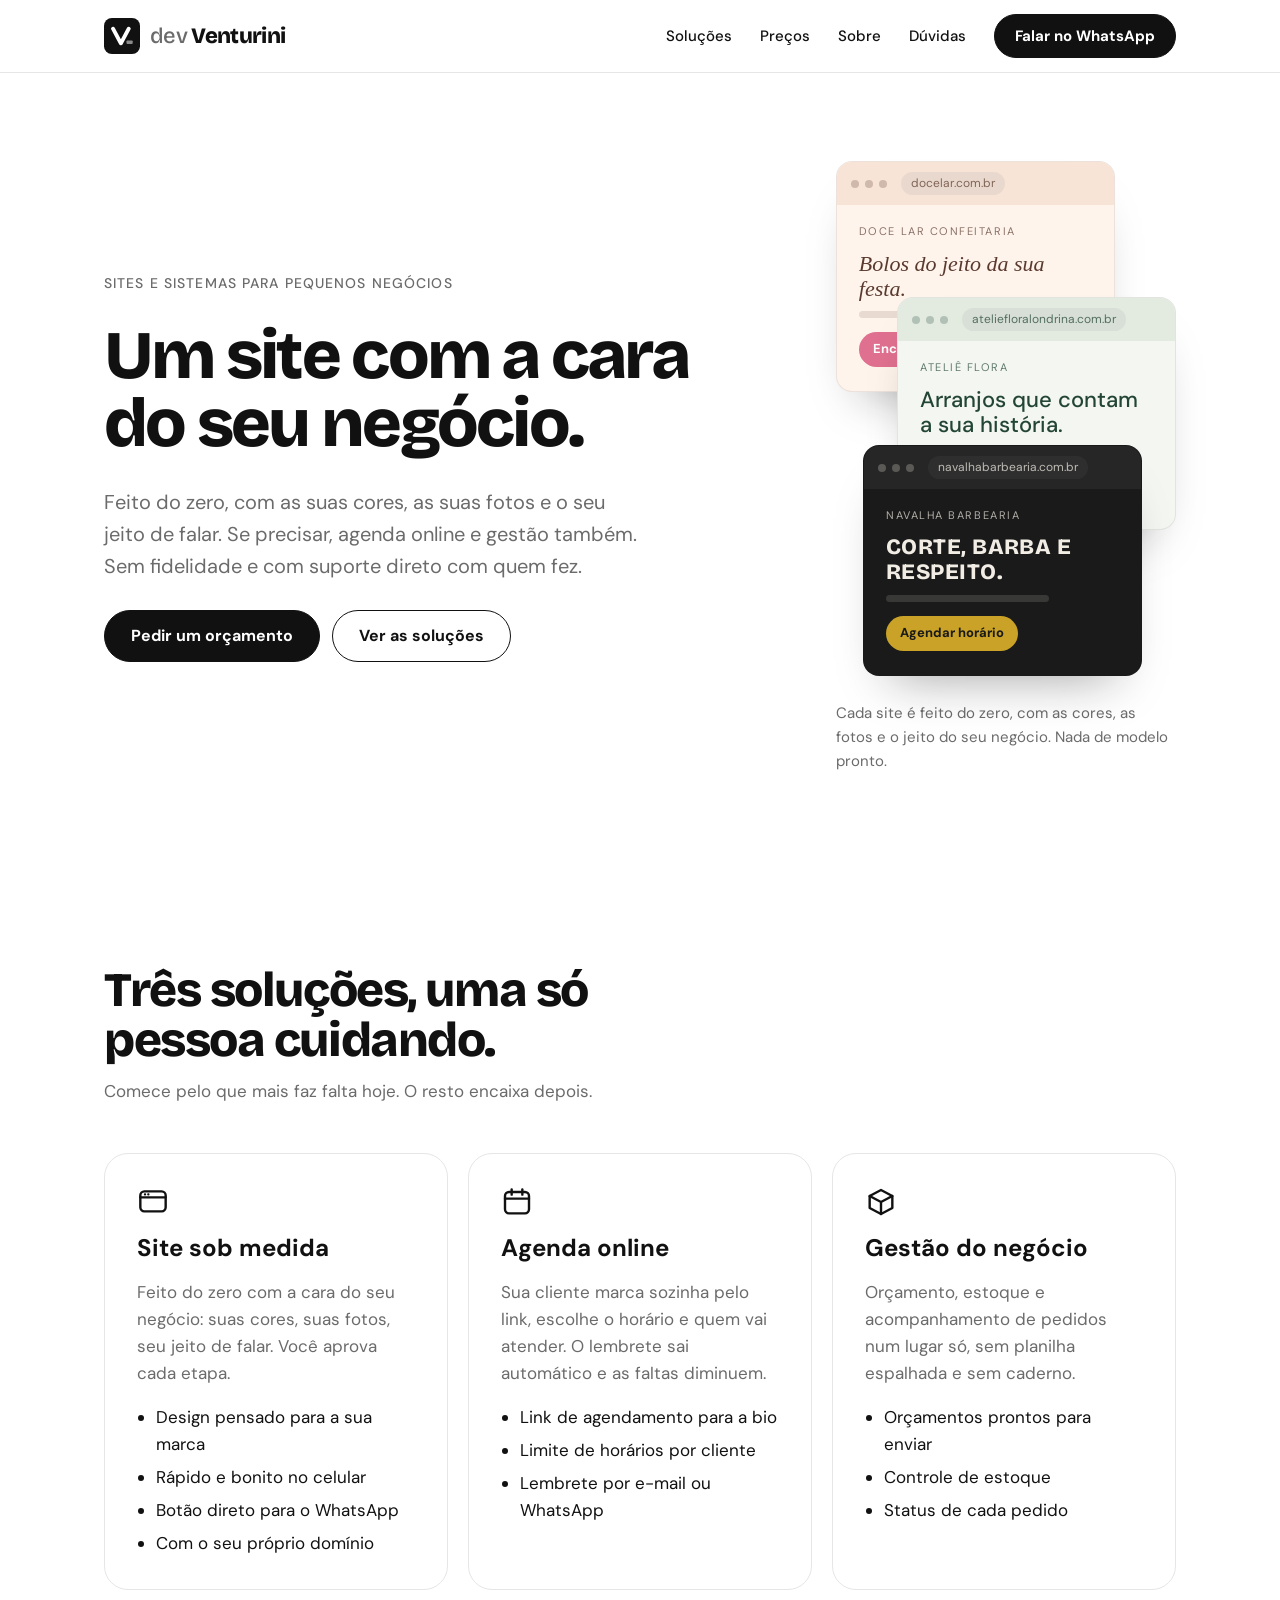
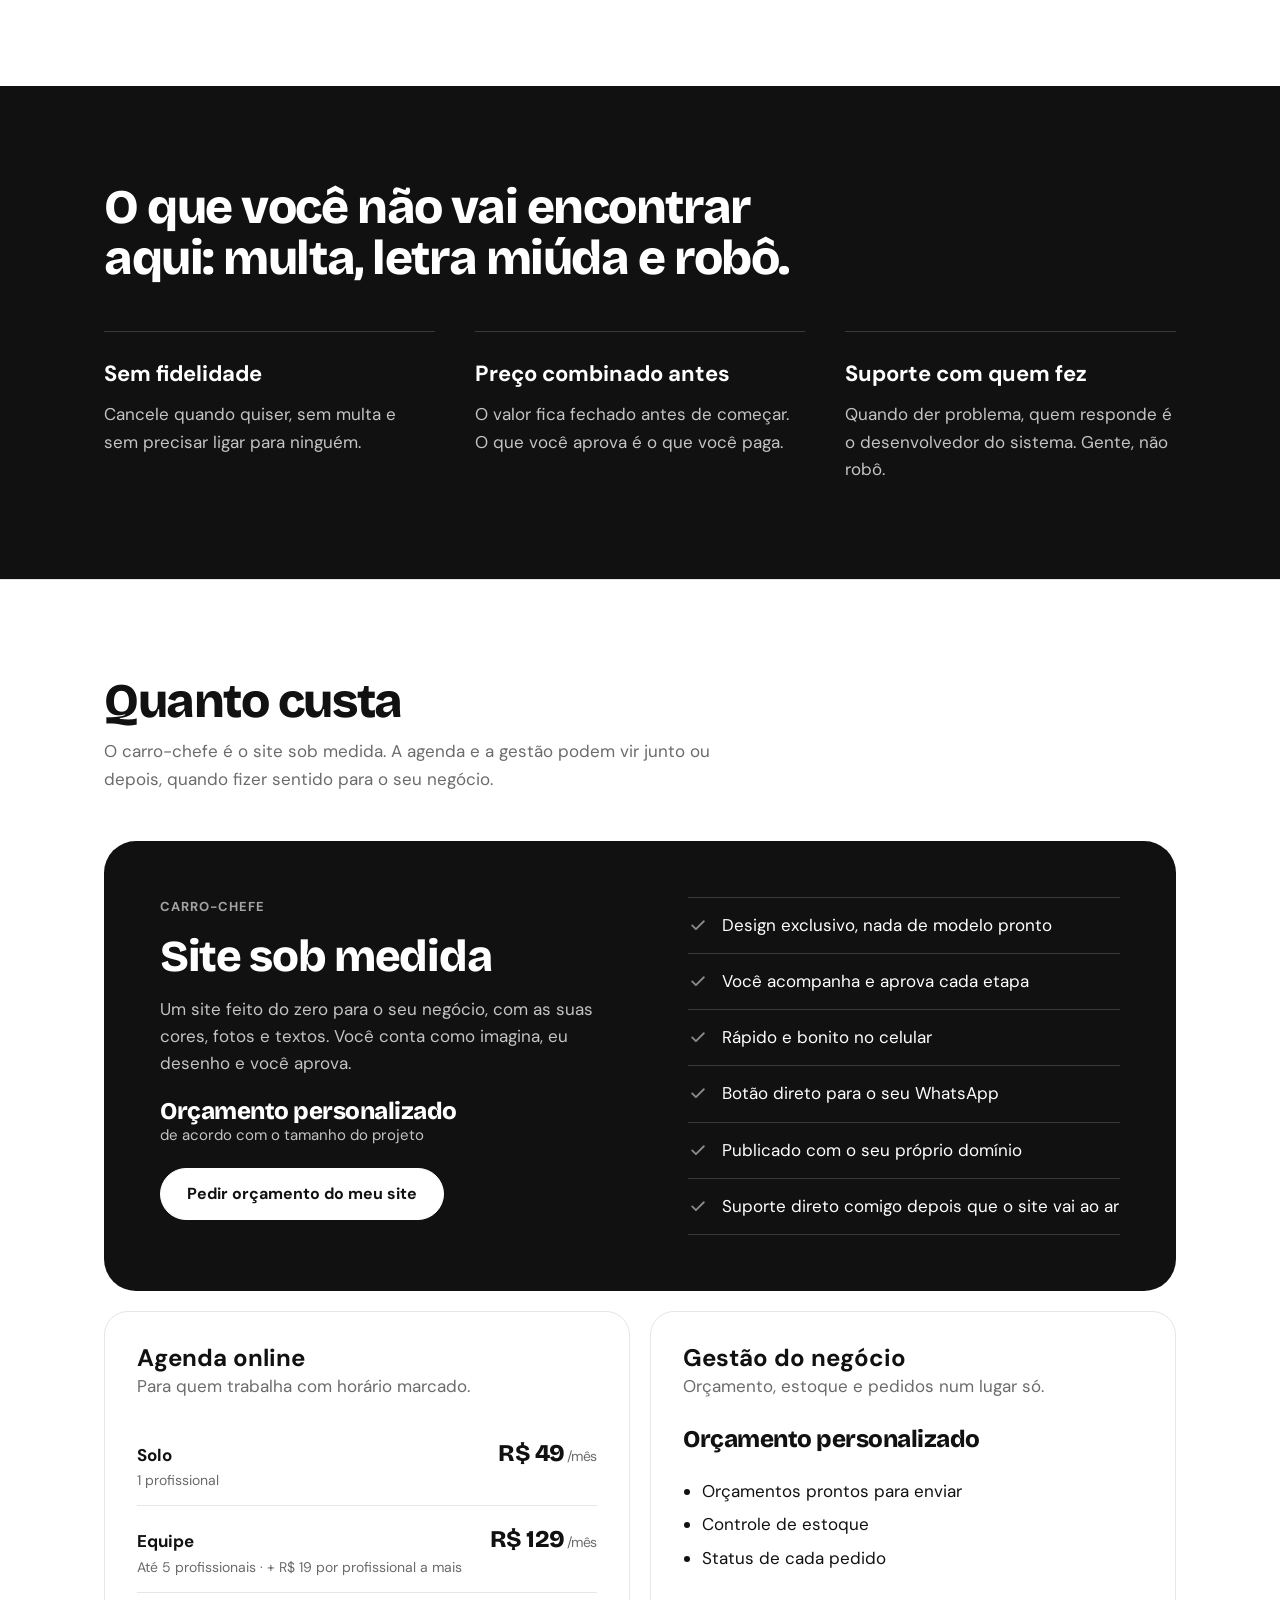
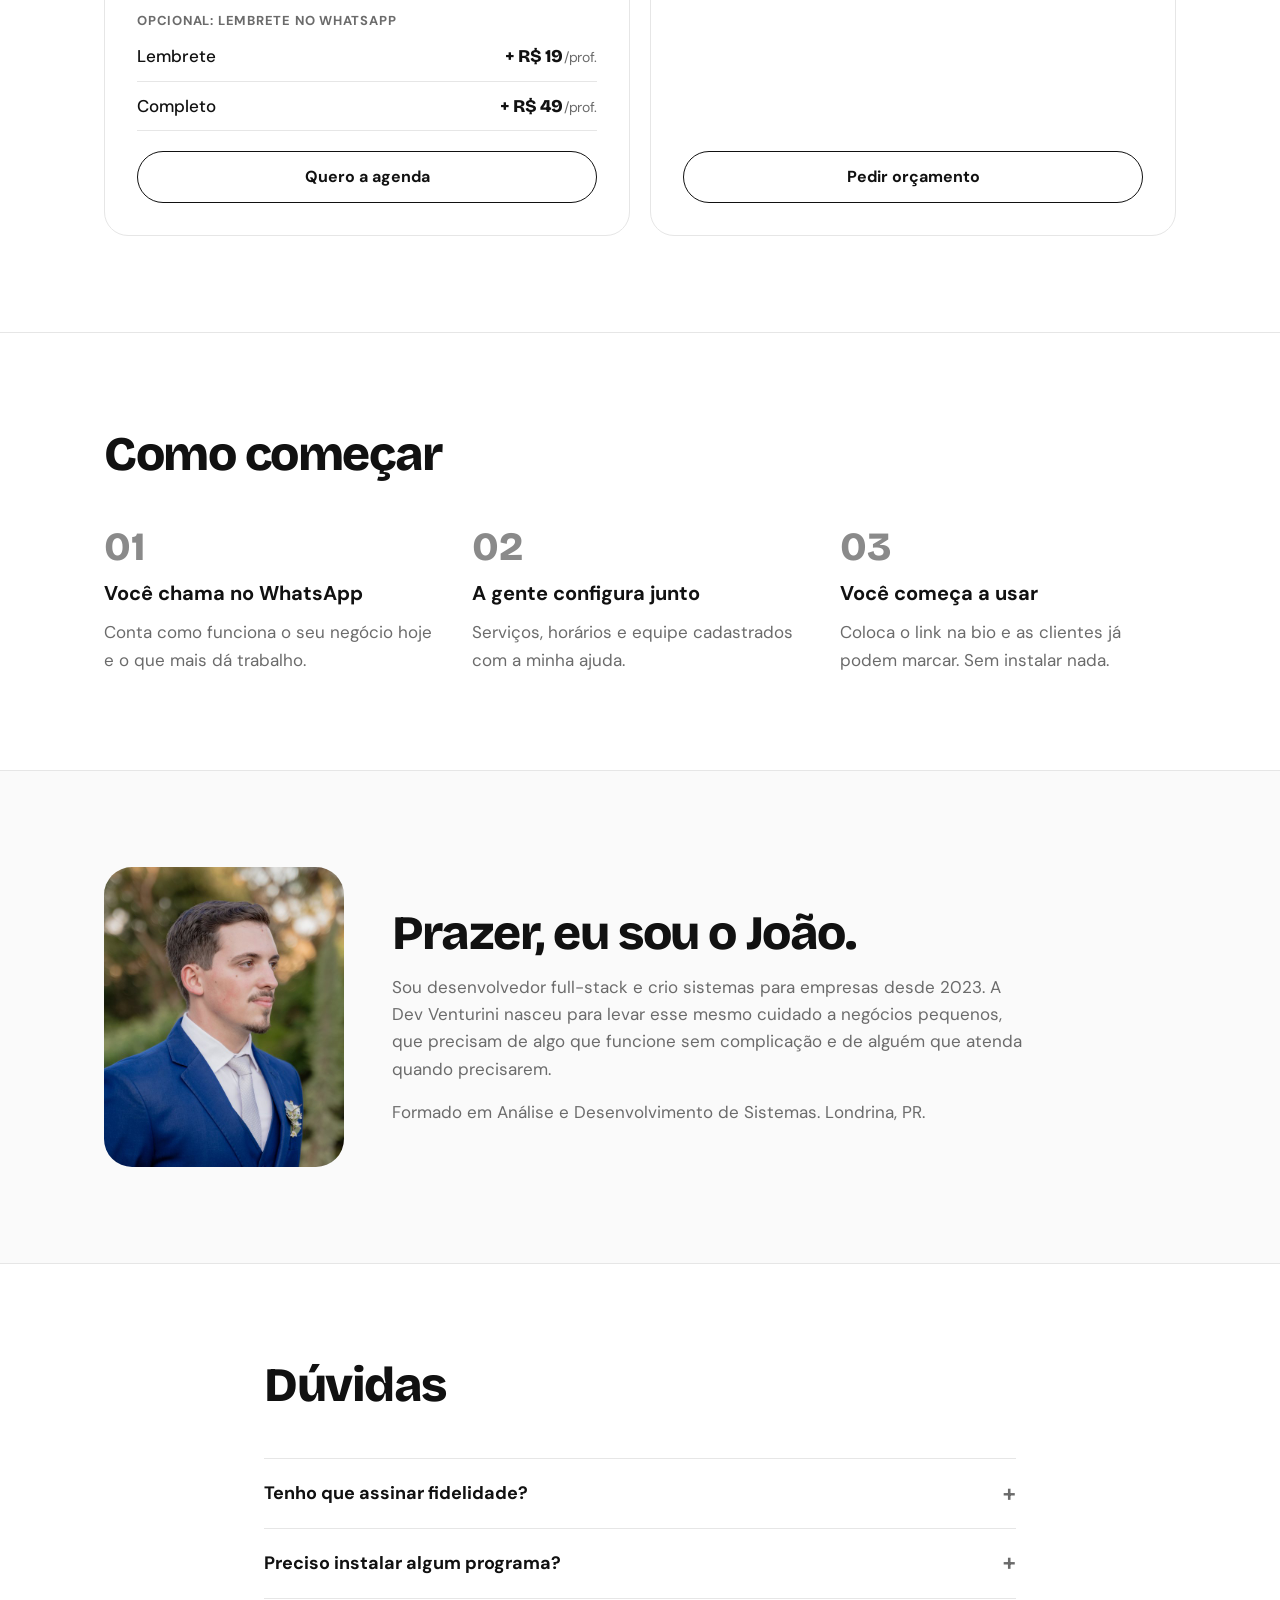
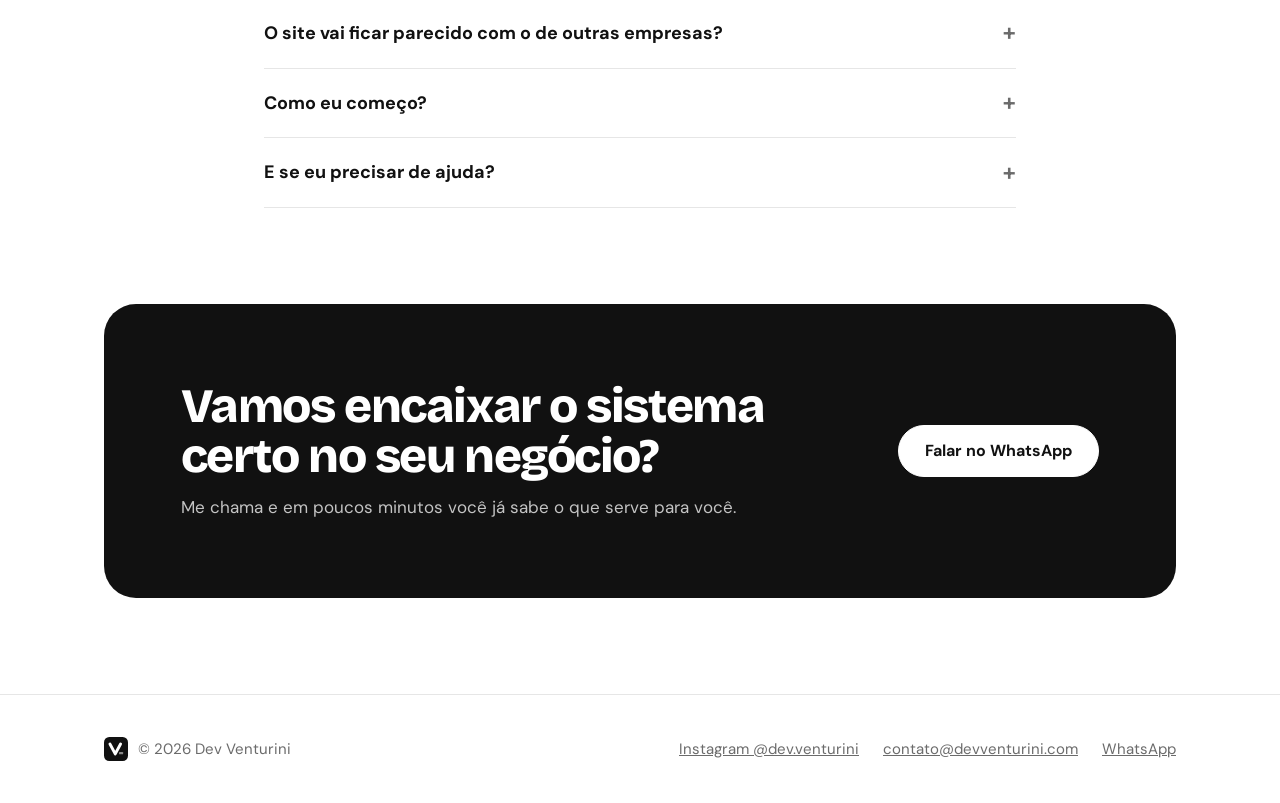
<file: index.html>
<!doctype html>
<html lang="pt-BR">
<head>
  <meta charset="utf-8">
  <meta name="viewport" content="width=device-width, initial-scale=1">
  <title>Dev Venturini — Sistemas e sites para pequenos negócios</title>
  <meta name="description" content="Sites personalizados, agenda online e gestão para pequenos negócios. Sem fidelidade, preço claro e suporte direto com o desenvolvedor.">
  <link rel="canonical" href="https://www.devventurini.com/">
  <meta name="theme-color" content="#111111">

  <!-- Ícones -->
  <link rel="icon" href="/favicon.ico" sizes="any">
  <link rel="icon" href="/favicon.svg" type="image/svg+xml">
  <link rel="apple-touch-icon" href="/apple-touch-icon.png">
  <link rel="manifest" href="/site.webmanifest">

  <!-- Compartilhamento (WhatsApp, Instagram, Facebook, LinkedIn) -->
  <meta property="og:type" content="website">
  <meta property="og:locale" content="pt_BR">
  <meta property="og:site_name" content="Dev Venturini">
  <meta property="og:title" content="Dev Venturini — Sistemas e sites para pequenos negócios">
  <meta property="og:description" content="Sites sob medida para pequenos negócios, feitos do zero com a sua cara. Agenda online e gestão também. Sem fidelidade.">
  <meta property="og:url" content="https://www.devventurini.com/">
  <meta property="og:image" content="https://www.devventurini.com/assets/img/og-image.png">
  <meta property="og:image:width" content="1200">
  <meta property="og:image:height" content="630">
  <meta property="og:image:alt" content="Dev Venturini — Um site com a cara do seu negócio.">
  <meta name="twitter:card" content="summary_large_image">

  <link rel="preload" href="/assets/fonts/bricolage-grotesque-latin-800-normal.woff2" as="font" type="font/woff2" crossorigin>
  <link rel="preload" href="/assets/fonts/dm-sans-latin-400-normal.woff2" as="font" type="font/woff2" crossorigin>
  <link rel="stylesheet" href="/assets/css/style.css">

  <script type="application/ld+json">
  {
    "@context": "https://schema.org",
    "@type": "ProfessionalService",
    "name": "Dev Venturini",
    "description": "Sites personalizados e sistemas para pequenos negócios: site sob medida, agenda online e gestão do negócio.",
    "url": "https://www.devventurini.com/",
    "logo": "https://www.devventurini.com/icon-512.png",
    "image": "https://www.devventurini.com/assets/img/og-image.png",
    "founder": { "@type": "Person", "name": "João Venturini" },
    "address": { "@type": "PostalAddress", "addressLocality": "Londrina", "addressRegion": "PR", "addressCountry": "BR" },
    "areaServed": "BR",
    "sameAs": ["https://www.instagram.com/dev.venturini"]
  }
  </script>
</head>
<body>
  <a class="pular" href="#conteudo">Pular para o conteúdo</a>

  <header class="topo">
    <div class="container topo__barra">
      <a class="marca" href="/" aria-label="Dev Venturini, início">
        <svg viewBox="0 0 64 64" width="36" height="36" aria-hidden="true"><rect width="64" height="64" rx="14" fill="#111111"/><polyline points="16,19 30,45 44,19" fill="none" stroke="#FFFFFF" stroke-width="7" stroke-linecap="round" stroke-linejoin="round"/><rect x="40" y="40" width="11" height="6" rx="1.5" fill="#8A8A8A"/></svg>
        <span class="marca__nome"><span class="marca__dev">dev</span> <span class="marca__sobrenome">Venturini</span></span>
      </a>
      <nav class="menu" aria-label="Principal">
        <a href="#solucoes">Soluções</a>
        <a href="#precos">Preços</a>
        <a href="#sobre">Sobre</a>
        <a href="#duvidas">Dúvidas</a>
        <a class="botao botao--cheio" href="https://wa.me/5543998154076?text=Ol%C3%A1%2C%20Jo%C3%A3o!%20Vim%20pelo%20site%20e%20quero%20saber%20mais%20sobre%20os%20sistemas." target="_blank" rel="noopener"><span class="so-desktop">Falar no&nbsp;</span>WhatsApp</a>
      </nav>
    </div>
  </header>

  <main id="conteudo">

    <!-- Topo -->
    <section class="hero">
      <div class="container hero__grade">
        <div class="hero__texto">
          <p class="rotulo">Sites e sistemas para pequenos negócios</p>
          <h1 class="display">Um site com a cara do seu negócio.</h1>
          <p class="lead">Feito do zero, com as suas cores, as suas fotos e o seu jeito de falar. Se precisar, agenda online e gestão também. Sem fidelidade e com suporte direto com quem fez.</p>
          <div class="botoes">
            <a class="botao botao--cheio" href="https://wa.me/5543998154076?text=Ol%C3%A1%2C%20Jo%C3%A3o!%20Vim%20pelo%20site%20e%20quero%20um%20or%C3%A7amento." target="_blank" rel="noopener">Pedir um orçamento</a>
            <a class="botao botao--contorno" href="#solucoes">Ver as soluções</a>
          </div>
        </div>

        <div class="hero__agenda">
          <div class="vitrine" role="img" aria-label="Três sites de exemplo com estilos diferentes: uma confeitaria, uma barbearia e um ateliê de flores">
            <div class="mock mock--doce" aria-hidden="true">
              <div class="mock__barra"><span class="mock__ponto"></span><span class="mock__ponto"></span><span class="mock__ponto"></span><span class="mock__url">docelar.com.br</span></div>
              <div class="mock__corpo">
                <span class="mock__nome">Doce Lar Confeitaria</span>
                <span class="mock__titulo">Bolos do jeito da sua festa.</span>
                <span class="mock__linha" style="width: 80%"></span>
                <span class="mock__botao">Encomendar</span>
              </div>
            </div>
            <div class="mock mock--flora" aria-hidden="true">
              <div class="mock__barra"><span class="mock__ponto"></span><span class="mock__ponto"></span><span class="mock__ponto"></span><span class="mock__url">ateliefloralondrina.com.br</span></div>
              <div class="mock__corpo">
                <span class="mock__nome">Ateliê Flora</span>
                <span class="mock__titulo">Arranjos que contam a sua história.</span>
                <span class="mock__linha" style="width: 85%"></span>
                <span class="mock__botao">Ver arranjos</span>
              </div>
            </div>
            <div class="mock mock--navalha" aria-hidden="true">
              <div class="mock__barra"><span class="mock__ponto"></span><span class="mock__ponto"></span><span class="mock__ponto"></span><span class="mock__url">navalhabarbearia.com.br</span></div>
              <div class="mock__corpo">
                <span class="mock__nome">Navalha Barbearia</span>
                <span class="mock__titulo">CORTE, BARBA E RESPEITO.</span>
                <span class="mock__linha" style="width: 70%"></span>
                <span class="mock__botao">Agendar horário</span>
              </div>
            </div>
          </div>
          <p class="vitrine__legenda">Cada site é feito do zero, com as cores, as fotos e o jeito do seu negócio. Nada de modelo pronto.</p>
        </div>
      </div>
    </section>

    <!-- Soluções -->
    <section class="secao" id="solucoes">
      <div class="container">
        <div class="cabeca-secao">
          <h2 class="titulo-secao">Três soluções, uma só pessoa cuidando.</h2>
          <p class="suave">Comece pelo que mais faz falta hoje. O resto encaixa depois.</p>
        </div>
        <div class="grade-3">
          <article class="cartao">
            <svg class="cartao__icone" viewBox="0 0 24 24" fill="none" stroke="#111111" stroke-width="1.8" stroke-linecap="round" stroke-linejoin="round" aria-hidden="true"><rect x="2.5" y="4" width="19" height="15" rx="3"/><path d="M2.5 8.5h19M6 6.25h.01M8.5 6.25h.01"/></svg>
            <h3>Site sob medida</h3>
            <p class="suave">Feito do zero com a cara do seu negócio: suas cores, suas fotos, seu jeito de falar. Você aprova cada etapa.</p>
            <ul class="lista">
              <li>Design pensado para a sua marca</li>
              <li>Rápido e bonito no celular</li>
              <li>Botão direto para o WhatsApp</li>
              <li>Com o seu próprio domínio</li>
            </ul>
          </article>
          <article class="cartao">
            <svg class="cartao__icone" viewBox="0 0 24 24" fill="none" stroke="#111111" stroke-width="1.8" stroke-linecap="round" stroke-linejoin="round" aria-hidden="true"><rect x="3" y="4.5" width="18" height="16" rx="3"/><path d="M3 9.5h18M8 2.5v4M16 2.5v4"/></svg>
            <h3>Agenda online</h3>
            <p class="suave">Sua cliente marca sozinha pelo link, escolhe o horário e quem vai atender. O lembrete sai automático e as faltas diminuem.</p>
            <ul class="lista">
              <li>Link de agendamento para a bio</li>
              <li>Limite de horários por cliente</li>
              <li>Lembrete por e-mail ou WhatsApp</li>
            </ul>
          </article>
          <article class="cartao">
            <svg class="cartao__icone" viewBox="0 0 24 24" fill="none" stroke="#111111" stroke-width="1.8" stroke-linecap="round" stroke-linejoin="round" aria-hidden="true"><path d="M3.5 7.5 12 3l8.5 4.5v9L12 21l-8.5-4.5z"/><path d="M3.5 7.5 12 12l8.5-4.5M12 12v9"/></svg>
            <h3>Gestão do negócio</h3>
            <p class="suave">Orçamento, estoque e acompanhamento de pedidos num lugar só, sem planilha espalhada e sem caderno.</p>
            <ul class="lista">
              <li>Orçamentos prontos para enviar</li>
              <li>Controle de estoque</li>
              <li>Status de cada pedido</li>
            </ul>
          </article>
        </div>
      </div>
    </section>

    <!-- Compromissos -->
    <section class="secao secao--escura">
      <div class="container">
        <h2 class="titulo-secao">O que você não vai encontrar aqui: multa, letra miúda e robô.</h2>
        <div class="compromissos">
          <div class="compromisso"><h3>Sem fidelidade</h3><p>Cancele quando quiser, sem multa e sem precisar ligar para ninguém.</p></div>
          <div class="compromisso"><h3>Preço combinado antes</h3><p>O valor fica fechado antes de começar. O que você aprova é o que você paga.</p></div>
          <div class="compromisso"><h3>Suporte com quem fez</h3><p>Quando der problema, quem responde é o desenvolvedor do sistema. Gente, não robô.</p></div>
        </div>
      </div>
    </section>

    <!-- Preços -->
    <section class="secao" id="precos">
      <div class="container">
        <div class="cabeca-secao">
          <h2 class="titulo-secao">Quanto custa</h2>
          <p class="suave">O carro-chefe é o site sob medida. A agenda e a gestão podem vir junto ou depois, quando fizer sentido para o seu negócio.</p>
        </div>

        <div class="destaque-site">
          <div class="destaque-site__texto">
            <span class="destaque-site__selo">Carro-chefe</span>
            <h3>Site sob medida</h3>
            <p>Um site feito do zero para o seu negócio, com as suas cores, fotos e textos. Você conta como imagina, eu desenho e você aprova.</p>
            <p class="destaque-site__preco">Orçamento personalizado<span>de acordo com o tamanho do projeto</span></p>
            <a class="botao botao--claro" href="https://wa.me/5543998154076?text=Ol%C3%A1%2C%20Jo%C3%A3o!%20Quero%20um%20or%C3%A7amento%20de%20site%20para%20o%20meu%20neg%C3%B3cio." target="_blank" rel="noopener">Pedir orçamento do meu site</a>
          </div>
          <ul class="destaque-site__lista">
              <li><svg viewBox="0 0 24 24" fill="none" stroke="currentColor" stroke-width="2.2" stroke-linecap="round" stroke-linejoin="round" aria-hidden="true"><path d="M5 12.5l4.5 4.5L19 7.5"/></svg><span>Design exclusivo, nada de modelo pronto</span></li>
              <li><svg viewBox="0 0 24 24" fill="none" stroke="currentColor" stroke-width="2.2" stroke-linecap="round" stroke-linejoin="round" aria-hidden="true"><path d="M5 12.5l4.5 4.5L19 7.5"/></svg><span>Você acompanha e aprova cada etapa</span></li>
              <li><svg viewBox="0 0 24 24" fill="none" stroke="currentColor" stroke-width="2.2" stroke-linecap="round" stroke-linejoin="round" aria-hidden="true"><path d="M5 12.5l4.5 4.5L19 7.5"/></svg><span>Rápido e bonito no celular</span></li>
              <li><svg viewBox="0 0 24 24" fill="none" stroke="currentColor" stroke-width="2.2" stroke-linecap="round" stroke-linejoin="round" aria-hidden="true"><path d="M5 12.5l4.5 4.5L19 7.5"/></svg><span>Botão direto para o seu WhatsApp</span></li>
              <li><svg viewBox="0 0 24 24" fill="none" stroke="currentColor" stroke-width="2.2" stroke-linecap="round" stroke-linejoin="round" aria-hidden="true"><path d="M5 12.5l4.5 4.5L19 7.5"/></svg><span>Publicado com o seu próprio domínio</span></li>
              <li><svg viewBox="0 0 24 24" fill="none" stroke="currentColor" stroke-width="2.2" stroke-linecap="round" stroke-linejoin="round" aria-hidden="true"><path d="M5 12.5l4.5 4.5L19 7.5"/></svg><span>Suporte direto comigo depois que o site vai ao ar</span></li>
          </ul>
        </div>

        <div class="grade-2">
          <div class="cartao plano">
            <div><h3>Agenda online</h3><p class="suave">Para quem trabalha com horário marcado.</p></div>
            <div class="linhas-preco">
              <div class="linha-preco"><span class="linha-preco__nome">Solo<span class="linha-preco__desc">1 profissional</span></span><span class="linha-preco__valor">R$ 49<small>/mês</small></span></div>
              <div class="linha-preco"><span class="linha-preco__nome">Equipe<span class="linha-preco__desc">Até 5 profissionais · + R$ 19 por profissional a mais</span></span><span class="linha-preco__valor">R$ 129<small>/mês</small></span></div>
              <p class="linhas-preco__rotulo">Opcional: lembrete no WhatsApp</p>
              <div class="linha-preco linha-preco--extra"><span class="linha-preco__nome">Lembrete</span><span class="linha-preco__valor">+ R$ 19<small>/prof.</small></span></div>
              <div class="linha-preco linha-preco--extra"><span class="linha-preco__nome">Completo</span><span class="linha-preco__valor">+ R$ 49<small>/prof.</small></span></div>
            </div>
            <a class="botao botao--contorno botao--largo" href="https://wa.me/5543998154076?text=Ol%C3%A1%2C%20Jo%C3%A3o!%20Quero%20saber%20mais%20sobre%20a%20agenda%20online." target="_blank" rel="noopener">Quero a agenda</a>
          </div>
          <div class="cartao plano">
            <div><h3>Gestão do negócio</h3><p class="suave">Orçamento, estoque e pedidos num lugar só.</p></div>
            <p class="plano__sob">Orçamento personalizado</p>
            <ul class="lista">
              <li>Orçamentos prontos para enviar</li>
              <li>Controle de estoque</li>
              <li>Status de cada pedido</li>
            </ul>
            <a class="botao botao--contorno botao--largo" href="https://wa.me/5543998154076?text=Ol%C3%A1%2C%20Jo%C3%A3o!%20Quero%20um%20or%C3%A7amento%20do%20sistema%20de%20gest%C3%A3o." target="_blank" rel="noopener">Pedir orçamento</a>
          </div>
        </div>
      </div>
    </section>

    <!-- Como começar -->
    <section class="secao">
      <div class="container">
        <div class="cabeca-secao"><h2 class="titulo-secao">Como começar</h2></div>
        <ol class="passos">
          <li class="passo"><span class="passo__numero" aria-hidden="true">01</span><h3>Você chama no WhatsApp</h3><p class="suave">Conta como funciona o seu negócio hoje e o que mais dá trabalho.</p></li>
          <li class="passo"><span class="passo__numero" aria-hidden="true">02</span><h3>A gente configura junto</h3><p class="suave">Serviços, horários e equipe cadastrados com a minha ajuda.</p></li>
          <li class="passo"><span class="passo__numero" aria-hidden="true">03</span><h3>Você começa a usar</h3><p class="suave">Coloca o link na bio e as clientes já podem marcar. Sem instalar nada.</p></li>
        </ol>
      </div>
    </section>

    <!-- Sobre -->
    <section class="secao secao--suave" id="sobre">
      <div class="container sobre">
        <div class="sobre__foto">
          <img src="/assets/img/joao.jpg" alt="Foto de João Venturini" width="240" height="300" loading="lazy">
        </div>
        <div class="sobre__texto">
          <h2 class="titulo-secao">Prazer, eu sou o João.</h2>
          <p class="suave">Sou desenvolvedor full-stack e crio sistemas para empresas desde 2023. A Dev Venturini nasceu para levar esse mesmo cuidado a negócios pequenos, que precisam de algo que funcione sem complicação e de alguém que atenda quando precisarem.</p>
          <p class="suave">Formado em Análise e Desenvolvimento de Sistemas. Londrina, PR.</p>
        </div>
      </div>
    </section>

    <!-- Dúvidas -->
    <section class="secao" id="duvidas">
      <div class="container duvidas">
        <div class="cabeca-secao"><h2 class="titulo-secao">Dúvidas</h2></div>
        <details class="pergunta"><summary>Tenho que assinar fidelidade?</summary><p>Não. Você paga mês a mês e cancela quando quiser, sem multa.</p></details>
        <details class="pergunta"><summary>Preciso instalar algum programa?</summary><p>Não. Tudo abre no navegador do celular ou do computador.</p></details>
        <details class="pergunta"><summary>O site vai ficar parecido com o de outras empresas?</summary><p>Não. Cada site é desenhado do zero a partir da sua marca, das suas fotos e do que você quer passar. Você acompanha e aprova antes de ir para o ar.</p></details>
        <details class="pergunta"><summary>Como eu começo?</summary><p>Me chama no WhatsApp e conta o que você precisa. Eu te passo o orçamento e a gente combina os próximos passos.</p></details>
        <details class="pergunta"><summary>E se eu precisar de ajuda?</summary><p>Você fala direto comigo pelo WhatsApp, sem fila de atendimento.</p></details>
      </div>
    </section>

    <!-- Chamada final -->
    <section class="chamada">
      <div class="container">
        <div class="chamada__caixa">
          <div class="chamada__texto">
            <h2 class="titulo-secao">Vamos encaixar o sistema certo no seu negócio?</h2>
            <p>Me chama e em poucos minutos você já sabe o que serve para você.</p>
          </div>
          <a class="botao botao--claro" href="https://wa.me/5543998154076?text=Ol%C3%A1%2C%20Jo%C3%A3o!%20Vim%20pelo%20site%20e%20quero%20saber%20mais%20sobre%20os%20sistemas." target="_blank" rel="noopener">Falar no WhatsApp</a>
        </div>
      </div>
    </section>

  </main>

  <footer class="rodape">
    <div class="container rodape__barra">
      <div class="rodape__marca">
        <svg viewBox="0 0 64 64" width="24" height="24" aria-hidden="true"><rect width="64" height="64" rx="14" fill="#111111"/><polyline points="16,19 30,45 44,19" fill="none" stroke="#FFFFFF" stroke-width="8" stroke-linecap="round" stroke-linejoin="round"/><rect x="40" y="40" width="11" height="6" rx="1.5" fill="#8A8A8A"/></svg>
        <span>© 2026 Dev Venturini</span>
      </div>
      <nav class="rodape__links" aria-label="Contato">
        <a href="https://www.instagram.com/dev.venturini" target="_blank" rel="noopener">Instagram @dev.venturini</a>
        <a href="mailto:contato@devventurini.com">contato@devventurini.com</a>
        <a href="https://wa.me/5543998154076" target="_blank" rel="noopener">WhatsApp</a>
      </nav>
    </div>
  </footer>

</body>
</html>
</file>
<file: assets/css/style.css>
/* Dev Venturini — landing page */

@font-face { font-family: "Bricolage Grotesque"; font-weight: 500; font-style: normal; font-display: swap; src: url("../fonts/bricolage-grotesque-latin-500-normal.woff2") format("woff2"); }
@font-face { font-family: "Bricolage Grotesque"; font-weight: 800; font-style: normal; font-display: swap; src: url("../fonts/bricolage-grotesque-latin-800-normal.woff2") format("woff2"); }
@font-face { font-family: "DM Sans"; font-weight: 400; font-style: normal; font-display: swap; src: url("../fonts/dm-sans-latin-400-normal.woff2") format("woff2"); }
@font-face { font-family: "DM Sans"; font-weight: 500; font-style: normal; font-display: swap; src: url("../fonts/dm-sans-latin-500-normal.woff2") format("woff2"); }
@font-face { font-family: "DM Sans"; font-weight: 700; font-style: normal; font-display: swap; src: url("../fonts/dm-sans-latin-700-normal.woff2") format("woff2"); }

:root {
  --preto: #111111;
  --cinza-texto: #6B6B6B;
  --cinza-cursor: #8A8A8A;
  --linha: #E6E6E6;
  --branco: #FFFFFF;
  --fundo-suave: #FAFAFA;
  --texto-sobre-preto: #C4C4C4;
  --linha-sobre-preto: #3A3A3A;

  --titulo: "Bricolage Grotesque", system-ui, sans-serif;
  --texto: "DM Sans", system-ui, -apple-system, "Segoe UI", sans-serif;

  --largura: 1120px;
  --raio: 24px;
}

*, *::before, *::after { box-sizing: border-box; }
html { scroll-behavior: smooth; -webkit-text-size-adjust: 100%; }
@media (prefers-reduced-motion: reduce) { html { scroll-behavior: auto; } }

body {
  margin: 0;
  background: var(--branco);
  color: var(--preto);
  font-family: var(--texto);
  font-size: 1.0625rem;
  line-height: 1.6;
  -webkit-font-smoothing: antialiased;
}

img, svg { display: block; max-width: 100%; }
a { color: inherit; }
a:hover { color: var(--cinza-texto); }
:focus-visible { outline: 2px solid var(--preto); outline-offset: 3px; border-radius: 6px; }

h1, h2, h3 { margin: 0; }
p, ul, ol { margin: 0; }

.container { width: 100%; max-width: var(--largura); margin: 0 auto; padding: 0 24px; }
.secao { padding: 96px 0; }
.secao + .secao { border-top: 1px solid var(--linha); }
.secao--suave { background: var(--fundo-suave); }
.secao--escura { background: var(--preto); color: var(--branco); border-top: 0 !important; }

.pular { position: absolute; left: 16px; top: -60px; background: var(--preto); color: var(--branco); padding: 10px 16px; border-radius: 8px; z-index: 100; text-decoration: none; }
.pular:focus { top: 16px; color: var(--branco); }

/* Tipografia */
.rotulo { font-size: 0.875rem; font-weight: 500; letter-spacing: 0.08em; text-transform: uppercase; color: var(--cinza-texto); }
.display { font-family: var(--titulo); font-weight: 800; font-size: clamp(2.5rem, 6vw, 4.25rem); line-height: 1; letter-spacing: -0.04em; }
.titulo-secao { font-family: var(--titulo); font-weight: 800; font-size: clamp(2rem, 4.2vw, 3rem); line-height: 1.05; letter-spacing: -0.03em; }
.lead { font-size: 1.25rem; color: var(--cinza-texto); max-width: 34rem; }
.suave { color: var(--cinza-texto); }
.cabeca-secao { display: flex; flex-direction: column; gap: 12px; max-width: 40rem; margin-bottom: 48px; }

/* Botões */
.botoes { display: flex; flex-wrap: wrap; gap: 12px; }
.botao {
  display: inline-flex; align-items: center; justify-content: center; gap: 10px;
  min-height: 48px; padding: 12px 26px; border-radius: 999px;
  font-weight: 700; font-size: 1rem; text-decoration: none; text-align: center; white-space: nowrap;
  border: 1.5px solid var(--preto); transition: background .15s, color .15s, border-color .15s;
}
.botao--cheio { background: var(--preto); color: var(--branco); }
.botao--cheio:hover { background: #333333; border-color: #333333; color: var(--branco); }
.botao--contorno { background: transparent; color: var(--preto); }
.botao--contorno:hover { background: var(--preto); color: var(--branco); }
.botao--claro { background: var(--branco); color: var(--preto); border-color: var(--branco); }
.botao--claro:hover { background: #E6E6E6; border-color: #E6E6E6; color: var(--preto); }
.botao--largo { width: 100%; }
.botao svg { width: 20px; height: 20px; flex: none; }

/* Cabeçalho */
.topo { position: sticky; top: 0; z-index: 50; background: rgba(255, 255, 255, 0.92); backdrop-filter: blur(10px); -webkit-backdrop-filter: blur(10px); border-bottom: 1px solid var(--linha); }
.topo__barra { display: flex; align-items: center; justify-content: space-between; gap: 16px; min-height: 72px; }
.marca { display: inline-flex; align-items: center; gap: 10px; text-decoration: none; color: var(--preto); }
.marca:hover { color: var(--preto); }
.marca__nome { white-space: nowrap; font-family: var(--titulo); font-size: 1.375rem; letter-spacing: -0.03em; line-height: 1; }
.marca__dev { font-weight: 500; color: var(--cinza-texto); }
.marca__sobrenome { font-weight: 800; }
.menu { display: flex; align-items: center; gap: 28px; font-size: 0.9375rem; font-weight: 500; }
.menu a:not(.botao) { text-decoration: none; padding: 10px 0; }
.menu .botao { min-height: 44px; padding: 8px 20px; font-size: 0.9375rem; gap: 0; }
@media (max-width: 760px) {
  .menu a:not(.botao) { display: none; }
}

/* Topo */
.hero { padding: 88px 0 96px; }
.hero__grade { display: flex; flex-wrap: wrap; gap: 56px; align-items: center; }
.hero__texto { flex: 999 1 520px; min-width: 0; display: flex; flex-direction: column; gap: 28px; }
.hero__agenda { flex: 1 1 340px; min-width: 0; }

.agenda { border: 1px solid var(--linha); border-radius: var(--raio); padding: 24px; display: flex; flex-direction: column; gap: 12px; background: var(--branco); box-shadow: 0 24px 48px -32px rgba(17, 17, 17, 0.25); }
.agenda__cabeca { display: flex; justify-content: space-between; align-items: baseline; margin-bottom: 4px; }
.agenda__dia { font-weight: 700; }
.agenda__qtd { font-size: 0.875rem; color: var(--cinza-texto); }
.horario { display: flex; gap: 16px; align-items: center; padding: 14px 16px; border-radius: 14px; border: 1px solid var(--linha); }
.horario__hora { font-weight: 700; width: 3.5rem; flex: none; font-variant-numeric: tabular-nums; }
.horario__info { display: flex; flex-direction: column; line-height: 1.35; }
.horario__servico { font-weight: 500; }
.horario__status { font-size: 0.875rem; color: var(--cinza-texto); }
.horario--destaque { background: var(--preto); color: var(--branco); border-color: var(--preto); }
.horario--destaque .horario__status { color: #A3A3A3; }
.horario--livre { border-style: dashed; border-color: #A3A3A3; color: var(--cinza-texto); }

/* Vitrine de sites (topo) */
.vitrine { position: relative; height: 520px; }
.mock { position: absolute; width: 82%; border-radius: 16px; overflow: hidden; border: 1px solid rgba(17, 17, 17, 0.08); box-shadow: 0 28px 48px -28px rgba(17, 17, 17, 0.4); }
.mock__barra { display: flex; align-items: center; gap: 6px; padding: 10px 14px; }
.mock__ponto { width: 8px; height: 8px; border-radius: 50%; background: currentColor; opacity: 0.25; }
.mock__url { margin-left: 8px; font-size: 0.75rem; padding: 2px 10px; border-radius: 999px; background: rgba(127, 127, 127, 0.14); opacity: 0.75; white-space: nowrap; overflow: hidden; text-overflow: ellipsis; }
.mock__corpo { display: flex; flex-direction: column; gap: 10px; padding: 18px 22px 24px; }
.mock__nome { font-size: 0.6875rem; letter-spacing: 0.14em; text-transform: uppercase; opacity: 0.7; }
.mock__titulo { font-size: 1.375rem; line-height: 1.15; }
.mock__linha { display: block; height: 7px; border-radius: 4px; background: currentColor; opacity: 0.14; }
.mock__botao { align-self: flex-start; margin-top: 4px; padding: 7px 14px; border-radius: 999px; font-size: 0.8125rem; font-weight: 700; }

.mock--doce { top: 0; left: 0; background: #FFF4EC; color: #5A3A2E; }
.mock--doce .mock__barra { background: #F7E4D7; }
.mock--doce .mock__titulo { font-family: Georgia, "Times New Roman", serif; font-style: italic; }
.mock--doce .mock__botao { background: #E0708F; color: #FFFFFF; }

.mock--navalha { top: 284px; left: 8%; z-index: 3; background: #1A1A1A; color: #F2EDE4; }
.mock--navalha .mock__barra { background: #262626; }
.mock--navalha .mock__titulo { font-family: var(--titulo); font-weight: 800; letter-spacing: 0.02em; }
.mock--navalha .mock__botao { background: #C9A227; color: #1A1A1A; }

.mock--flora { top: 136px; right: 0; z-index: 2; background: #F3F6F1; color: #234536; }
.mock--flora .mock__barra { background: #E3EBE1; }
.mock--flora .mock__titulo { font-weight: 500; }
.mock--flora .mock__botao { background: transparent; color: #234536; border: 1.5px solid #234536; }

.vitrine__legenda { margin-top: 20px; font-size: 0.9375rem; color: var(--cinza-texto); max-width: 26rem; }

@media (max-width: 760px) {
  .vitrine { height: 500px; }
  .mock { width: 88%; }
  .mock--flora { top: 124px; }
  .mock--navalha { top: 266px; left: 4%; }
  .mock__titulo { font-size: 1.1875rem; }
}

/* Cartões */
.grade-3 { display: grid; grid-template-columns: repeat(auto-fit, minmax(280px, 1fr)); gap: 20px; }
.cartao { border: 1px solid var(--linha); border-radius: var(--raio); padding: 32px; display: flex; flex-direction: column; gap: 16px; background: var(--branco); }
.cartao h3 { font-size: 1.5rem; line-height: 1.2; }
.cartao__icone { width: 32px; height: 32px; }
.lista { padding-left: 1.2rem; display: flex; flex-direction: column; gap: 6px; }

/* Faixa escura */
.compromissos { display: grid; grid-template-columns: repeat(auto-fit, minmax(260px, 1fr)); gap: 40px; margin-top: 48px; }
.compromisso { display: flex; flex-direction: column; gap: 10px; border-top: 1px solid var(--linha-sobre-preto); padding-top: 24px; }
.compromisso h3 { font-size: 1.375rem; }
.compromisso p { color: var(--texto-sobre-preto); }
.secao--escura .titulo-secao { max-width: 44rem; }

/* Preços */
.plano { gap: 20px; }
.plano--destaque { border: 2px solid var(--preto); position: relative; }
.plano__selo { position: absolute; top: -14px; left: 32px; background: var(--preto); color: var(--branco); font-size: 0.8125rem; font-weight: 700; padding: 4px 12px; border-radius: 999px; }
.plano--extra { background: var(--fundo-suave); }
.plano__preco { display: flex; align-items: baseline; gap: 6px; }
.plano__valor { font-family: var(--titulo); font-weight: 800; font-size: 3rem; letter-spacing: -0.03em; line-height: 1; }
.plano .botao { margin-top: auto; }
.extras { display: flex; flex-direction: column; }
.extras__linha { display: flex; justify-content: space-between; gap: 12px; padding: 12px 0; border-bottom: 1px solid var(--linha); }
.extras__linha:last-child { border-bottom: 0; }
.extras__valor { font-weight: 700; white-space: nowrap; }
.extras__valor span { font-weight: 400; color: var(--cinza-texto); }
.plano__nota { margin-top: auto; font-size: 0.9375rem; color: var(--cinza-texto); }

/* Preços: site em destaque */
.destaque-site { display: flex; flex-wrap: wrap; gap: 40px 56px; background: var(--preto); color: var(--branco); border-radius: 32px; padding: clamp(32px, 5vw, 56px); margin-bottom: 20px; }
.destaque-site__texto { flex: 1 1 360px; min-width: 0; display: flex; flex-direction: column; align-items: flex-start; gap: 16px; }
.destaque-site__selo { font-size: 0.8125rem; font-weight: 700; letter-spacing: 0.08em; text-transform: uppercase; color: #A3A3A3; }
.destaque-site h3 { font-family: var(--titulo); font-weight: 800; font-size: clamp(2rem, 3.6vw, 2.75rem); line-height: 1.05; letter-spacing: -0.03em; }
.destaque-site__texto p { color: var(--texto-sobre-preto); max-width: 30rem; }
.destaque-site__texto .destaque-site__preco { display: flex; flex-direction: column; color: var(--branco); font-family: var(--titulo); font-weight: 800; font-size: 1.5rem; letter-spacing: -0.02em; line-height: 1.2; margin-top: 4px; }
.destaque-site__preco span { font-family: var(--texto); font-weight: 400; font-size: 0.9375rem; letter-spacing: 0; color: var(--texto-sobre-preto); }
.destaque-site .botao { margin-top: 8px; }
.destaque-site__lista { flex: 1 1 320px; min-width: 0; list-style: none; padding: 0; align-self: center; }
.destaque-site__lista li { display: flex; gap: 14px; align-items: flex-start; padding: 14px 0; border-top: 1px solid var(--linha-sobre-preto); }
.destaque-site__lista li:last-child { border-bottom: 1px solid var(--linha-sobre-preto); }
.destaque-site__lista svg { width: 20px; height: 20px; flex: none; margin-top: 3px; color: var(--cinza-cursor); }

.grade-2 { display: grid; grid-template-columns: repeat(auto-fit, minmax(300px, 1fr)); gap: 20px; }
.linhas-preco { display: flex; flex-direction: column; }
.linha-preco { display: flex; justify-content: space-between; align-items: baseline; gap: 16px; padding: 14px 0; border-bottom: 1px solid var(--linha); }
.linha-preco__nome { font-weight: 700; display: flex; flex-direction: column; }
.linha-preco__desc { font-weight: 400; font-size: 0.875rem; color: var(--cinza-texto); }
.linha-preco__valor { font-family: var(--titulo); font-weight: 800; font-size: 1.5rem; letter-spacing: -0.02em; white-space: nowrap; }
.linha-preco__valor small { font-family: var(--texto); font-weight: 400; font-size: 0.875rem; color: var(--cinza-texto); margin-left: 2px; }
.linha-preco--extra { padding: 10px 0; }
.linha-preco--extra .linha-preco__nome { font-weight: 500; }
.linha-preco--extra .linha-preco__valor { font-size: 1.125rem; }
.linhas-preco__rotulo { margin-top: 18px; font-size: 0.8125rem; font-weight: 700; letter-spacing: 0.06em; text-transform: uppercase; color: var(--cinza-texto); }
.plano__sob { font-family: var(--titulo); font-weight: 800; font-size: 1.5rem; letter-spacing: -0.02em; }

/* Passos */
.passos { list-style: none; padding: 0; display: grid; grid-template-columns: repeat(auto-fit, minmax(240px, 1fr)); gap: 32px; }
.passo { display: flex; flex-direction: column; gap: 10px; }
.passo__numero { font-family: var(--titulo); font-weight: 800; font-size: 2.5rem; color: var(--cinza-cursor); line-height: 1; }
.passo h3 { font-size: 1.25rem; }

/* Sobre */
.sobre { display: flex; flex-wrap: wrap; gap: 48px; align-items: center; }
.sobre__foto { flex: none; width: 240px; aspect-ratio: 4 / 5; border-radius: 28px; overflow: hidden; background: var(--preto); }
.sobre__foto img { width: 100%; height: 100%; object-fit: cover; }
.sobre__texto { flex: 999 1 420px; min-width: 0; display: flex; flex-direction: column; gap: 16px; }
.sobre__texto p { max-width: 40rem; }

/* Dúvidas */
.duvidas { max-width: 800px; }
.pergunta { border-top: 1px solid var(--linha); }
.pergunta:last-child { border-bottom: 1px solid var(--linha); }
.pergunta summary { list-style: none; cursor: pointer; display: flex; justify-content: space-between; align-items: center; gap: 16px; padding: 20px 0; font-weight: 700; font-size: 1.125rem; min-height: 44px; }
.pergunta summary::-webkit-details-marker { display: none; }
.pergunta summary::after { content: "+"; font-family: var(--titulo); font-weight: 500; font-size: 1.75rem; line-height: 1; color: var(--cinza-texto); transition: transform .2s; }
.pergunta[open] summary::after { transform: rotate(45deg); }
.pergunta p { padding: 0 0 20px; color: var(--cinza-texto); max-width: 40rem; }

/* Chamada final */
.chamada { padding: 0 0 96px; }
.chamada__caixa { background: var(--preto); color: var(--branco); border-radius: 32px; padding: clamp(40px, 6vw, 80px); display: flex; flex-wrap: wrap; gap: 32px; align-items: center; justify-content: space-between; }
.chamada__texto { flex: 999 1 420px; min-width: 0; display: flex; flex-direction: column; gap: 12px; }
.chamada__texto p { color: var(--texto-sobre-preto); }

/* Rodapé */
.rodape { border-top: 1px solid var(--linha); padding: 32px 0; font-size: 0.9375rem; color: var(--cinza-texto); }
.rodape__barra { display: flex; flex-wrap: wrap; gap: 16px 32px; align-items: center; justify-content: space-between; }
.rodape__marca { display: flex; align-items: center; gap: 10px; }
.rodape__links { display: flex; flex-wrap: wrap; gap: 8px 24px; }
.rodape__links a { color: var(--cinza-texto); padding: 10px 0; }
.rodape__links a:hover { color: var(--preto); }

@media (max-width: 760px) {
  .secao { padding: 72px 0; }
  .hero { padding: 56px 0 72px; }
  .so-desktop { display: none; }
  .marca__nome { font-size: 1.25rem; }
}

/* Página 404 */
.erro { min-height: 70vh; display: flex; flex-direction: column; justify-content: center; gap: 24px; padding: 96px 0; }
</file>
